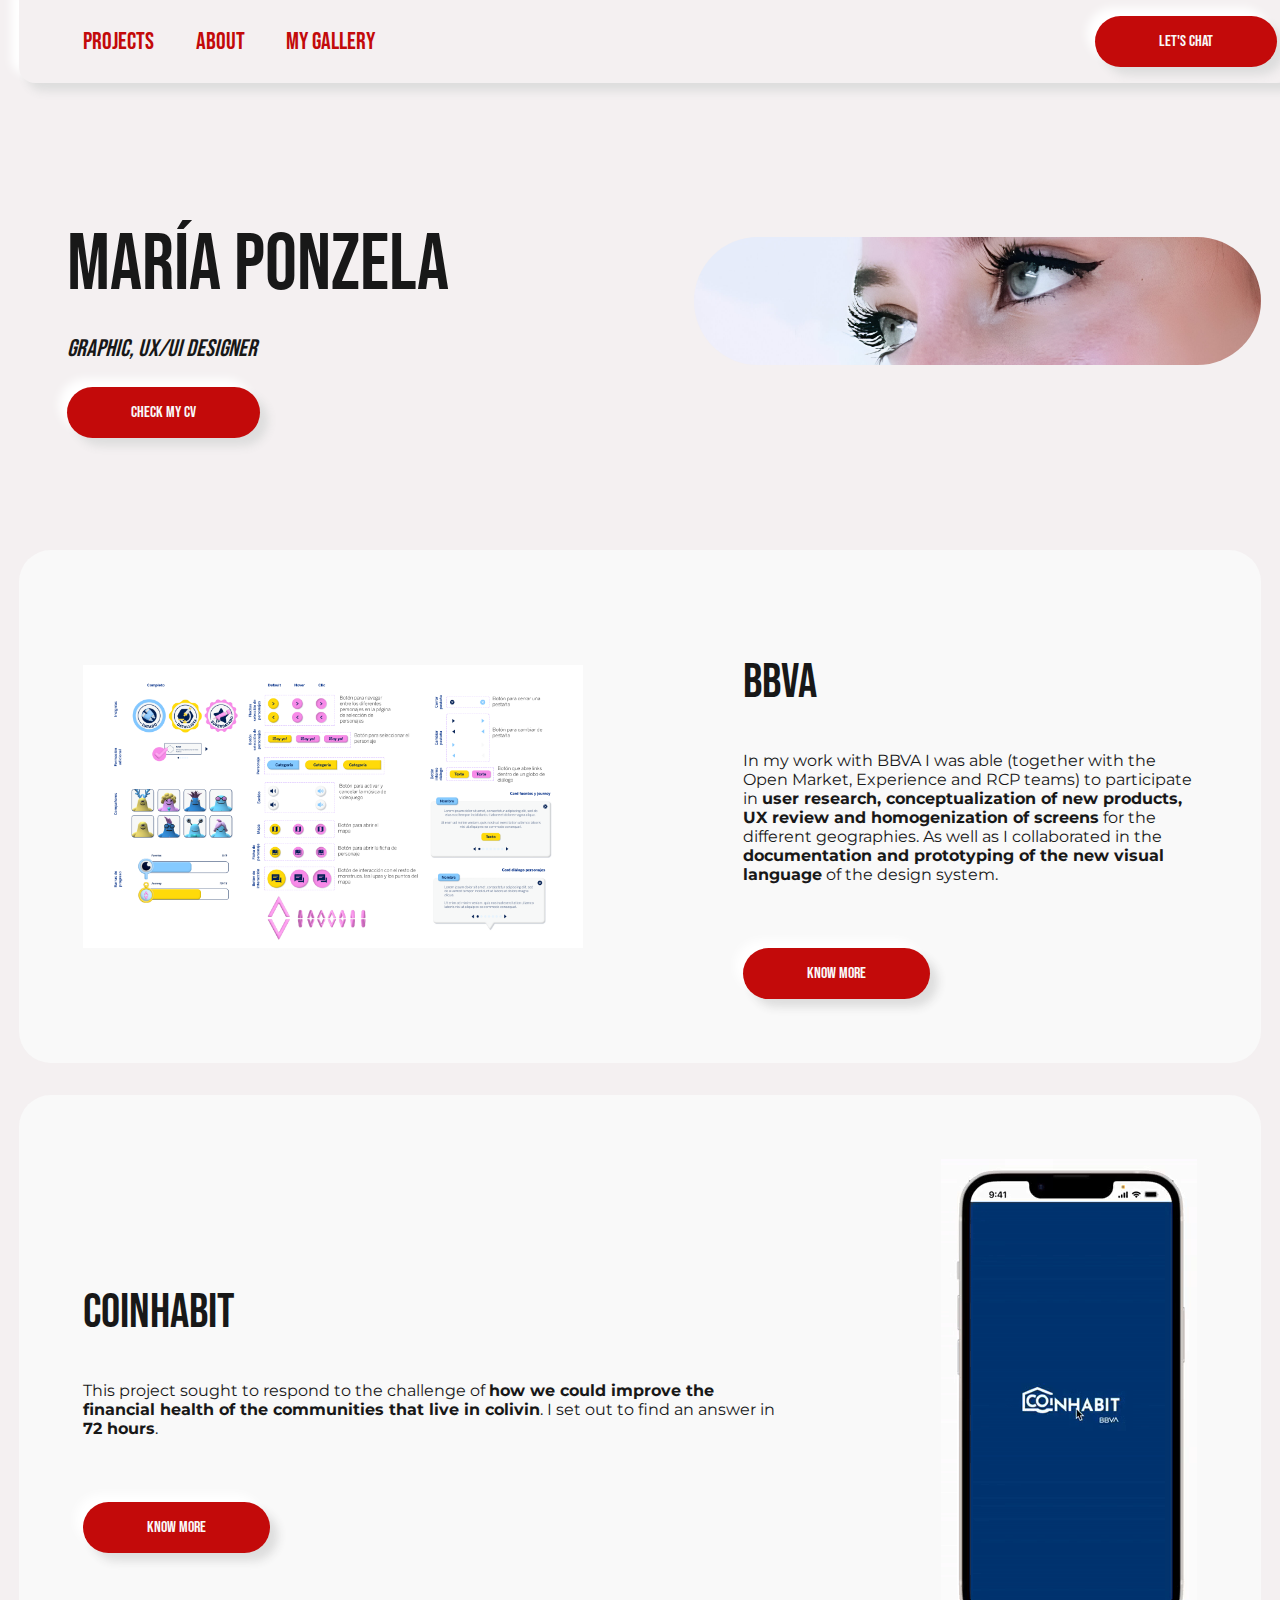
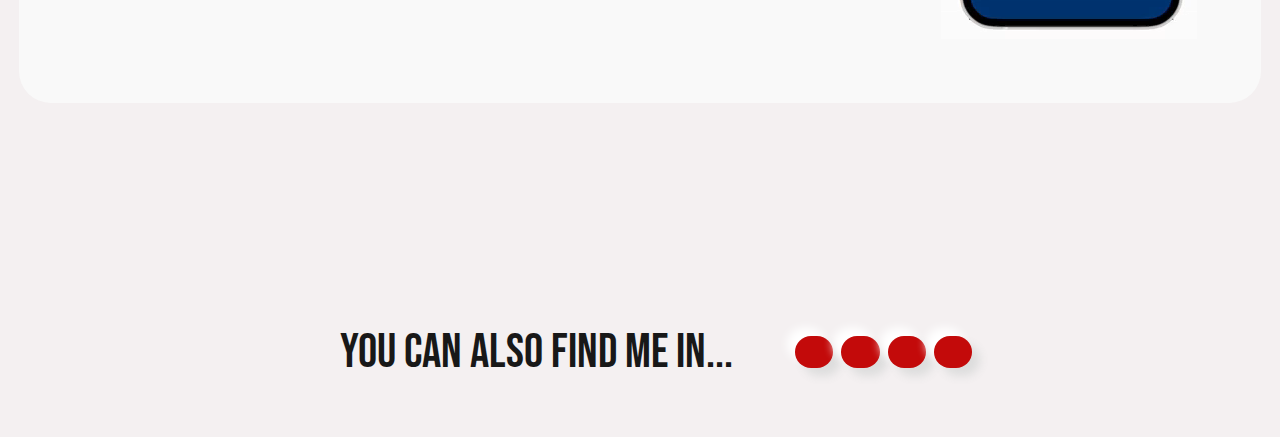
<file: index.html>
<!DOCTYPE html>
<html>
    <head>
        <meta charset="UTF-8">
    <meta name="viewport" content="width=device-width, initial-scale=1.0">
        <title>Meriweb</title>
        <link rel="stylesheet" href="https://cdnjs.cloudflare.com/ajax/libs/font-awesome/6.6.0/css/all.min.css" integrity="sha512-Kc323vGBEqzTmouAECnVceyQqyqdsSiqLQISBL29aUW4U/M7pSPA/gEUZQqv1cwx4OnYxTxve5UMg5GT6L4JJg==" crossorigin="anonymous" referrerpolicy="no-referrer" />
        <link rel="stylesheet" href="main.css">
        <link type="stylesheet" href="https://unpkg.com/neomorphism" />
    </head>

    <body>
        <header>
            <nav>
                <a href="index.html"><i class="fa-solid fa-house"></i></a>
                <a href="Side.html">Projects</a>
                <a href="About.html">About</a>
                <a href="Gallery.html">My Gallery</a>
            </nav>
            <button class="button" onclick="window.location='Chat.html'">Let's chat</button>
        </header>

        <div class="welcome" style="margin-bottom: 24px;" >
            <div class="title-left">
                <h1>María Ponzela</h1>
                <h3><em>Graphic, UX/UI designer</em></h3>
                <!-- <p>Design is always looking for <strong>better</strong> solutions. <strong>I design to make those solutions a reality.</strong></p>       -->
                <a href="images/CV_MariaPonzela_2024.pdf" download>
                    <button class="button_important"><span>check my CV </span></button> 
                </a> 
            </div>
            <img class="welcome-img" src="images/yo1.jpeg">
        </div>
        
        
        <!-- <main>
            <p><em>welcome to my world.</em></p>
            <h1>María Ponzela</h1>
            <p>Design is always looking for <strong>better</strong> solutions. <strong>I design to make those solutions a reality.</strong></p>
            <button onclick="window.location='About.html'">About me</button>
        </main> -->
        
        <section class="proyect">
            <img src="images/BBVA/Cover.png"  style="max-width: 500px;">
            <div>
                <h2>BBVA</h2>
                <p>In my work with BBVA I was able (together with the Open Market, Experience and RCP teams) to participate in <strong>user research, conceptualization of new products, UX review and homogenization of screens</strong> for the different
                        geographies. As well as I collaborated in the <strong>documentation and prototyping of the new visual language</strong> of the design system.</p>
                <button onclick="window.location='bbva.html'">know more</button>
            </div>
        </section>

        <section class="proyect">
            <div>
                <h2>Coinhabit</h2>
                <p>This project sought to respond to the challenge of <strong>how we could improve the financial health of the communities that live in colivin</strong>. I set out to find an answer in <strong> 72 hours</strong>.</p>
                <button onclick="window.location='Coinhabit.html'">know more</button>
            </div>
            <!-- <iframe style="border: 1px solid rgba(0, 0, 0, 0.1);" width="800" height="450" src="https://embed.figma.com/proto/X1qiUexBBU9hiqyT2tZWs3/Coinhabit?node-id=3-734&node-type=canvas&scaling=scale-down&content-scaling=fixed&page-id=0%3A1&starting-point-node-id=3%3A734&share=1&embed-host=share" allowfullscreen></iframe>            -->
            <video class="video" autoplay muted loop  style=" max-width: 70%;">
                <source src="images/coinhabit.mp4">
            </video>  
        </section>
        
        <!-- <section class="content">
            <a href="Side.html"><h2>Have you not seen enough?</h2></a>
            <button onclick="window.location='Side.html'">more proyects</button>
        </section> -->
        <!-- <h2 class="work">My workflow</h2>
        <img class="process" src="images/process.gif" responsive-image></img>
        <div class="card-process">
            <div class="card_definition">
                <div class="icon1">01
                </div>
            
                <div class="text">
                    <h3>Discover</h3>
                    <p>Identify and understand user needs and problems through research and observation.</p>
                </div>
            </div>
            <div class="card_definition">
                <div class="icon1">02
                </div>
            
                <div class="text">
                    <h3>Define</h3>
                    <p>Analyze the gathered information to clearly frame the problem, establishing a focus.</p>
                </div>
            </div>
            <div class="card_definition">
                <div class="icon1">03
                </div>
            
                <div class="text">
                    <h3>Develope</h3>
                    <p>Generate creative ideas and solutions through brainstorming.</p>
                </div>
            </div>
            <div class="card_definition">
                <div class="icon1">04
                </div>
            
                <div class="text">
                    <h3>Deliver</h3>
                    <p>Explain in more detail its method of use and its meaning. Show a first rendering of the product. </p>
                </div>
            </div>
            <div class="card_definition">
                <div class="icon1">05
                </div>
            
                <div class="text">
                    <h3>Evolve</h3>
                    <p>Test and refine the proposed solutions through feedback and iteration.</p>
                </div>
            </div>
        </div>
         -->
        <img class="loup" src="images/Footer.gif"></img>


        <footer>
            <h2>You can also find me in...</br></h2>
            <div class="RRSS">
                <button onclick="window.location='https://www.linkedin.com/in/mariaponzela/'"><i class="fab fa-linkedin-in"></i></button>
                <button onclick="window.location='https://www.linkedin.com/in/mariaponzela/'"><i class="fab fa-behance"></i></button>
                <button onclick="window.location='https://www.instagram.com/mariaponzela/?next=%2F&hl=es'"><i class="fab fa-instagram"></i></button>
                <button onclick="window.location='https://github.com/mariaponzela/website'"><i class="fab fa-github"></i></button>
            </div>
        </footer>
    </body>
</file>
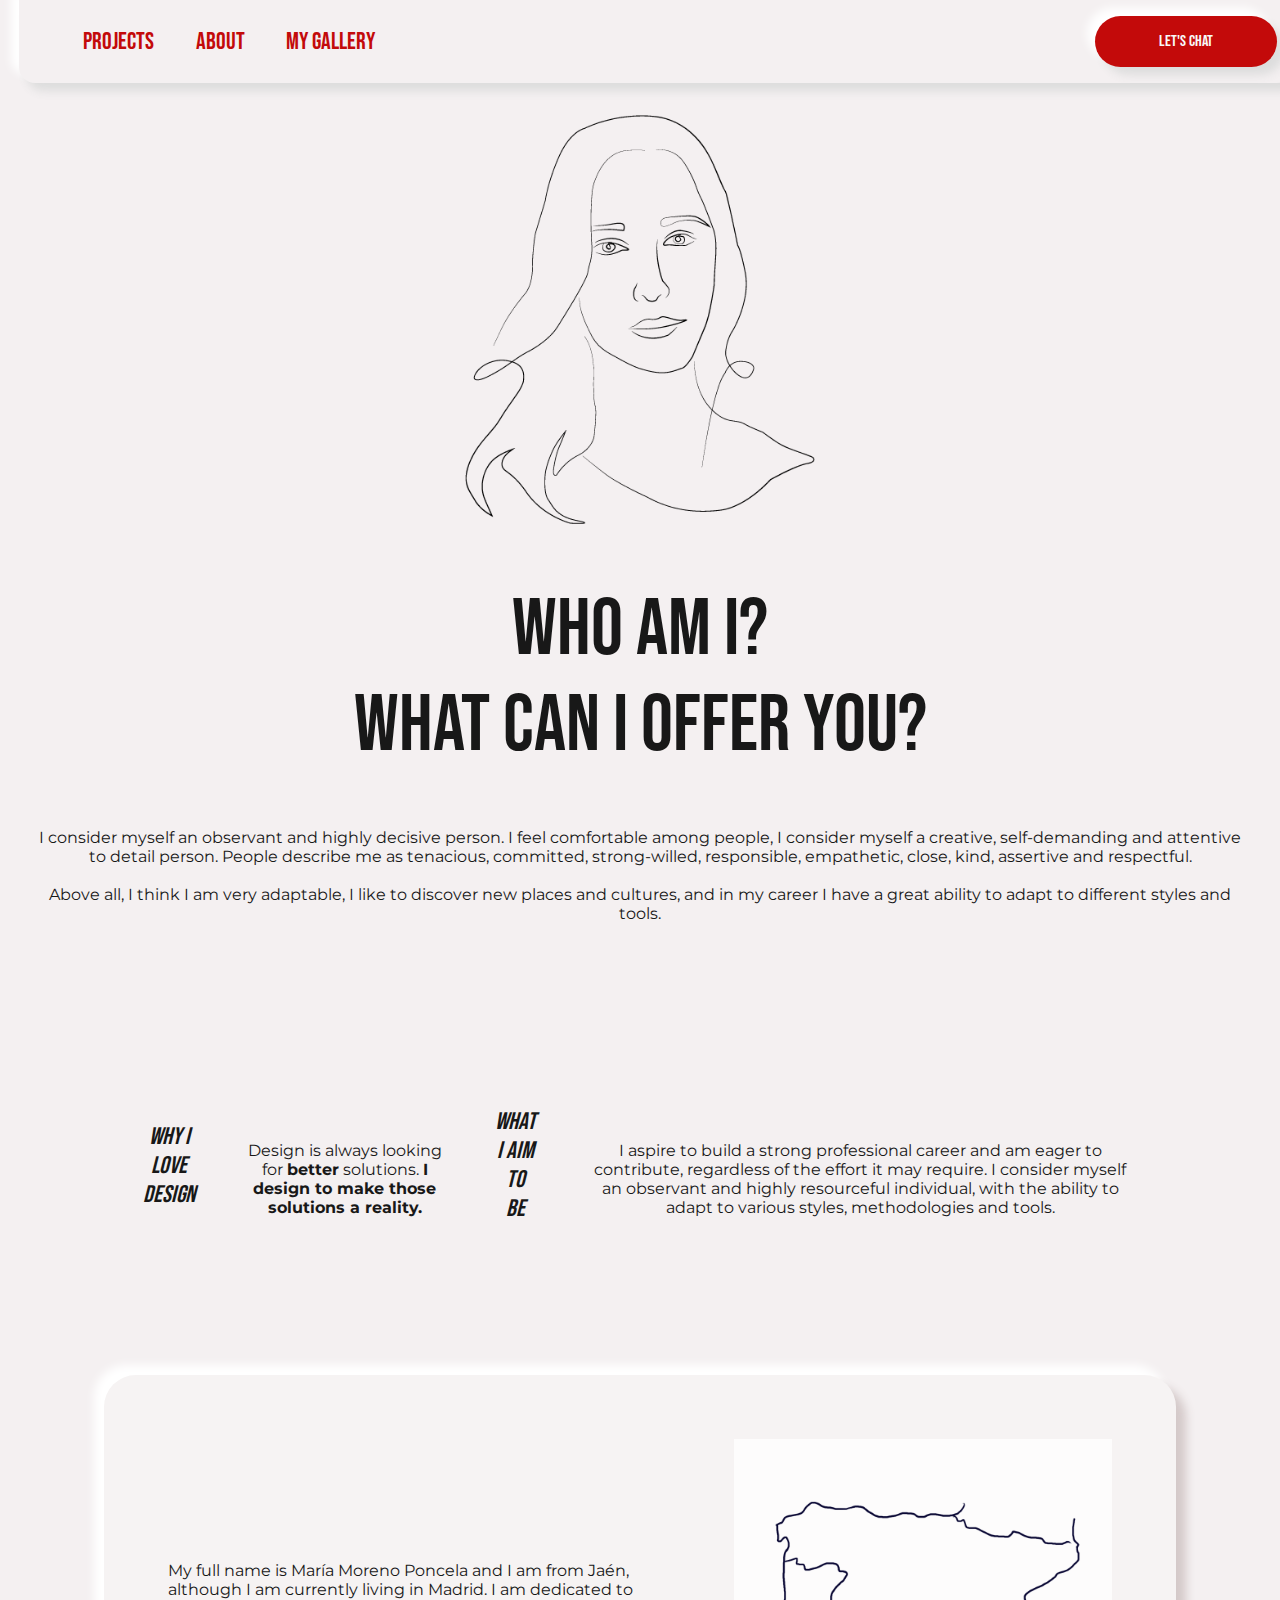
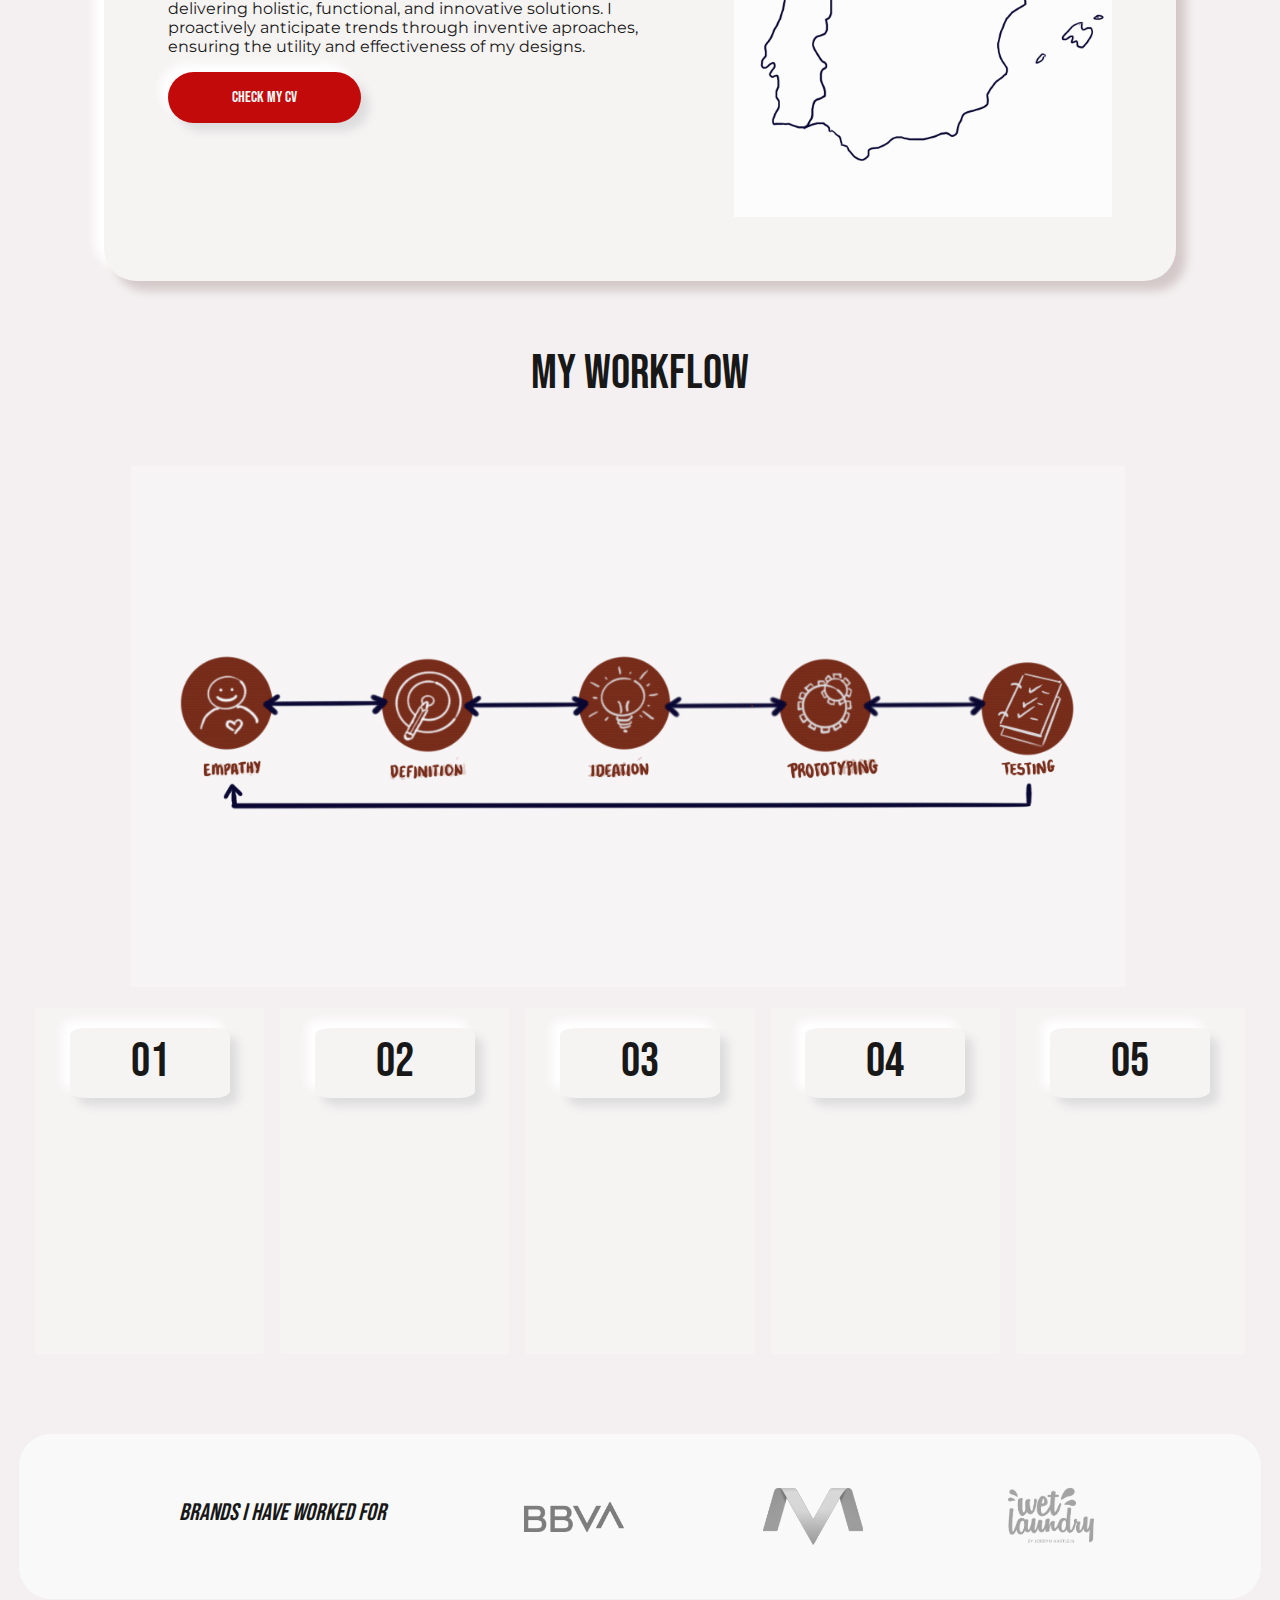
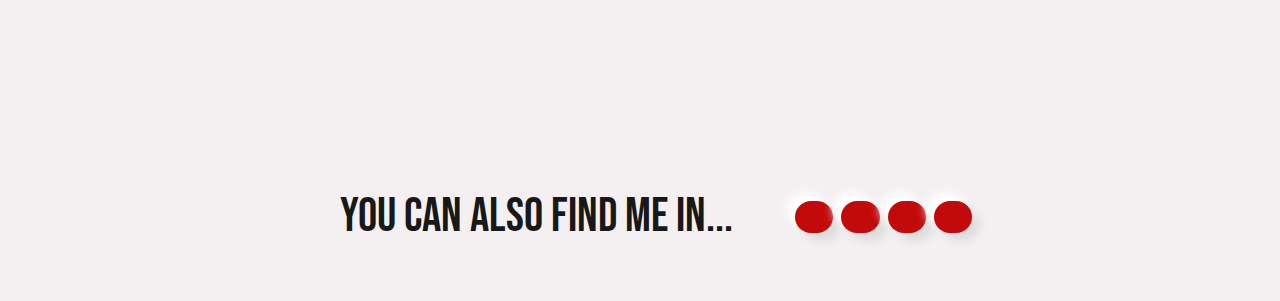
<file: About.html>
<!DOCTYPE html>
<html>
    <head>
        <title>Meriweb</title>
        <link rel="stylesheet" href="https://cdnjs.cloudflare.com/ajax/libs/font-awesome/6.6.0/css/all.min.css" integrity="sha512-Kc323vGBEqzTmouAECnVceyQqyqdsSiqLQISBL29aUW4U/M7pSPA/gEUZQqv1cwx4OnYxTxve5UMg5GT6L4JJg==" crossorigin="anonymous" referrerpolicy="no-referrer" />
        <link rel="stylesheet" href="main.css">
    </head>

    <body>
        <header>
            <nav>
                <a href="index.html"><i class="fa-solid fa-house"></i></a>
                <a href="Side.html">Projects</a>
                <a href="About.html">About</a>
                <a href="Gallery.html">My Gallery</a>
            </nav>
            <button class="button" onclick="window.location='Chat.html'">Let's chat</button>
        </header>
        <main>
            <img src="images/me.PNG" style="filter: brightness(0%);width: 350px; margin-top: 1rem;">
            <h1>who am I?<br>What can I offer you?</br></h1>
            <p>I consider myself an observant and highly decisive person. I feel comfortable among people, I consider myself a creative, self-demanding and attentive to detail person. People describe me as tenacious, committed, strong-willed, responsible, empathetic, close, kind, assertive and respectful. 
            <Br>    
            <br>Above all, I think I am very adaptable, I like to discover new places and cultures, and in my career I have a great ability to adapt to different styles and tools.</p>
        </main>

        <div class="context">
            <h3><em>why i love design</em></h3>
            <p>Design is always looking for <strong>better</strong> solutions. <strong>I design to make those solutions a reality.</strong></p>      
    
            <h3><em>what I aim to be</em></h3>
            <p>I aspire to build a strong professional career and am eager to contribute, regardless of the effort it may require. I consider myself an observant and highly resourceful individual, with the ability to adapt to various styles, methodologies and tools. </p> 
        </div>

        <section class="about">
            <div>
                <p>My full name is María Moreno Poncela and I am from Jaén, although I am currently living in Madrid. I am dedicated to delivering holistic, functional, and innovative solutions. I
                    proactively anticipate trends through inventive aproaches, ensuring the
                    utility and effectiveness of my designs.</p>
                
                <a href="images/CV_MariaPonzela_2024.pdf" download>
                    <button class="button_important"><span>check my CV </span></button> 
                </a>
                    <!-- <button class="botonAnillo">
                    <a href="#"></a><h1>Check my CV</h1></a>
                </button> -->
            </div>
            <img src="images/Map.gif">         
        </section>

        <h2 class="work">My workflow</h2>
        <img class="process" src="images/process.gif" responsive-image></img>
        <div class="card-process">
            <div class="card_definition">
                <div class="icon1">01
                </div>
            
                <div class="text">
                    <h3>Discover</h3>
                    <p>Identify and understand user needs and problems through research and observation.</p>
                </div>
            </div>
            <div class="card_definition">
                <div class="icon1">02
                </div>
            
                <div class="text">
                    <h3>Define</h3>
                    <p>Analyze the gathered information to clearly frame the problem, establishing a focus.</p>
                </div>
            </div>
            <div class="card_definition">
                <div class="icon1">03
                </div>
            
                <div class="text">
                    <h3>Develope</h3>
                    <p>Generate creative ideas and solutions through brainstorming.</p>
                </div>
            </div>
            <div class="card_definition">
                <div class="icon1">04
                </div>
            
                <div class="text">
                    <h3>Deliver</h3>
                    <p>Explain in more detail its method of use and its meaning. Show a first rendering of the product. </p>
                </div>
            </div>
            <div class="card_definition">
                <div class="icon1">05
                </div>
            
                <div class="text">
                    <h3>Evolve</h3>
                    <p>Test and refine the proposed solutions through feedback and iteration.</p>
                </div>
            </div>
        </div>
        

        <div class="logo-section">
            <h3><em>Brands I have worked for</em></h3>
            <img src="images/BBVA_logo.png" alt="Logo 1">
            <img src="images/MDD_logo.png" alt="Logo 2">
            <img src="images/WL_logo.png" alt="Logo 3">
        </div> 

        <img class="loup" src="images/Footer.gif"></img>
        <footer>
            <h2>You can also find me in...</br></h2>
            <div class="RRSS">
                <button onclick="window.location='https://www.linkedin.com/in/mariaponzela/'"><i class="fab fa-linkedin-in"></i></button>
                <button onclick="window.location='https://www.linkedin.com/in/mariaponzela/'"><i class="fab fa-behance"></i></button>
                <button onclick="window.location='https://www.instagram.com/mariaponzela/?next=%2F&hl=es'"><i class="fab fa-instagram"></i></button>
                <button onclick="window.location='https://github.com/mariaponzela/website'"><i class="fab fa-github"></i></button>
            </div>
        </footer>
    </body>
</file>
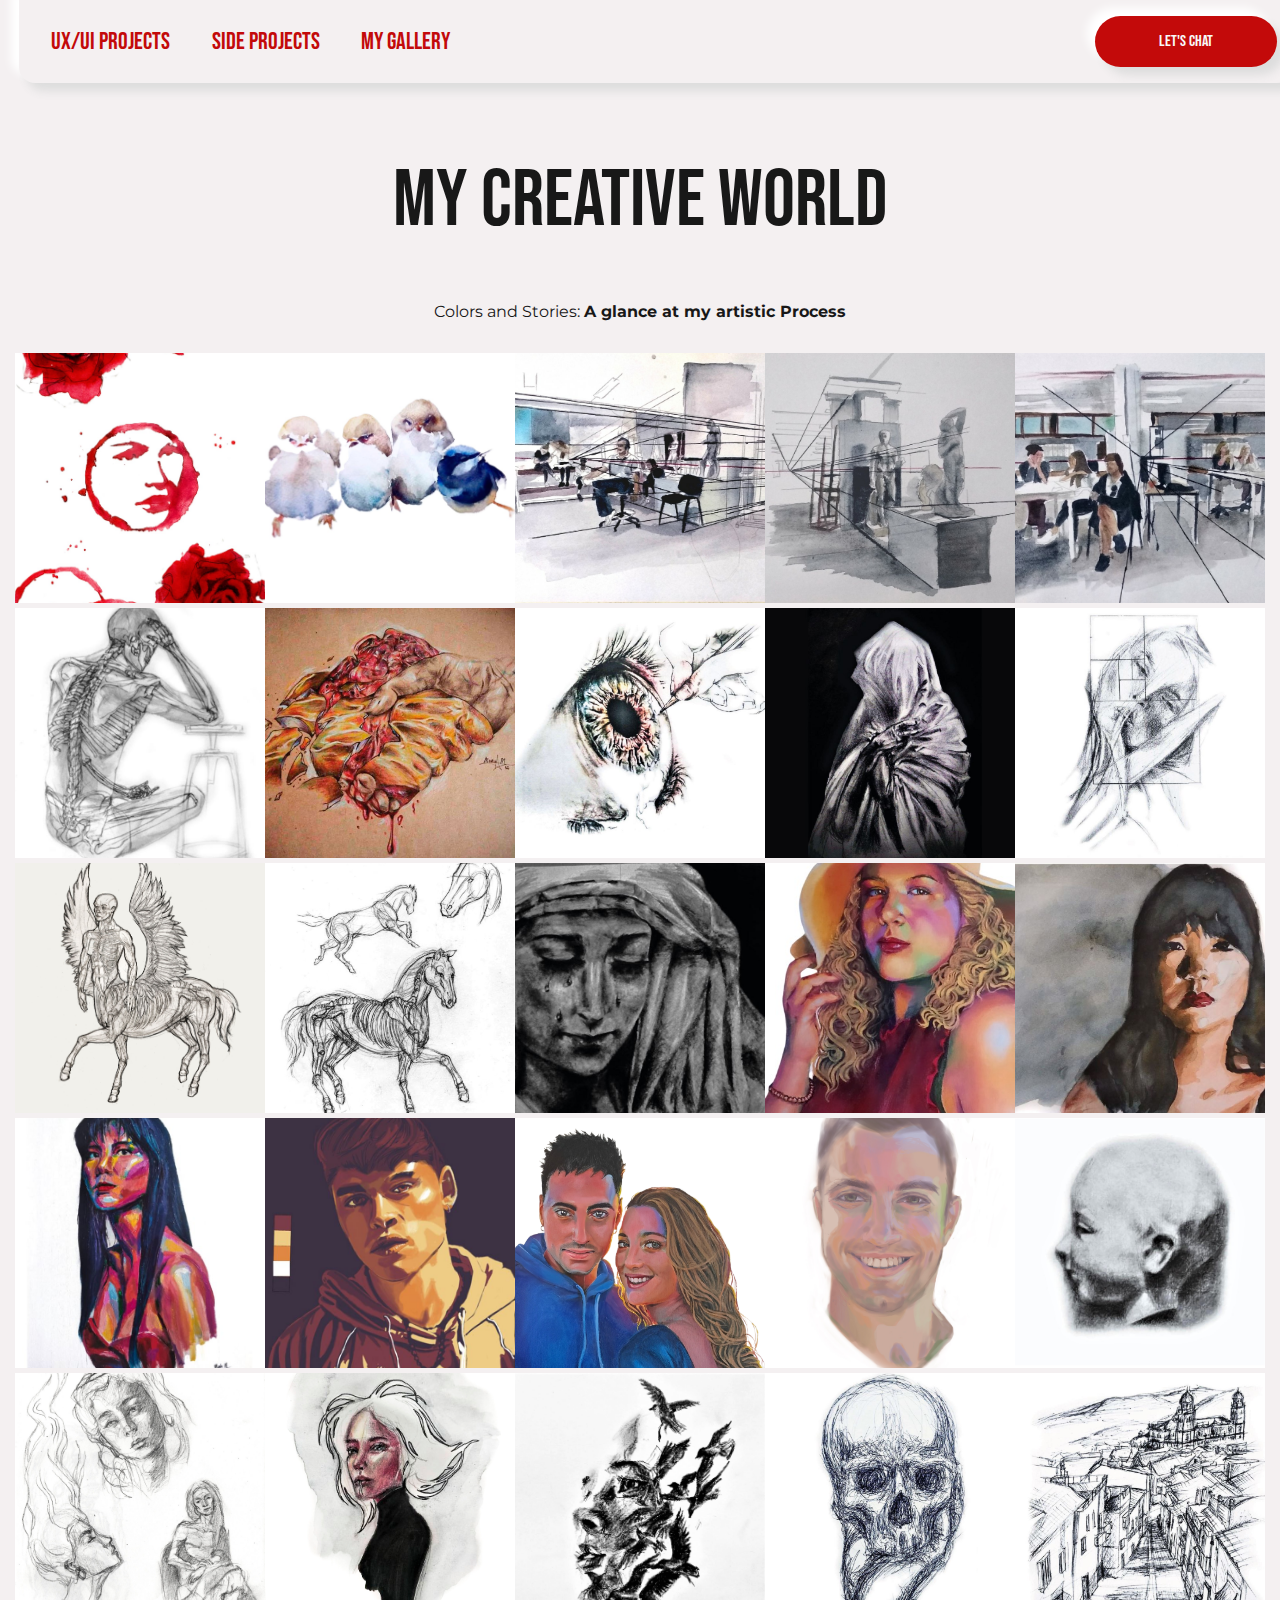
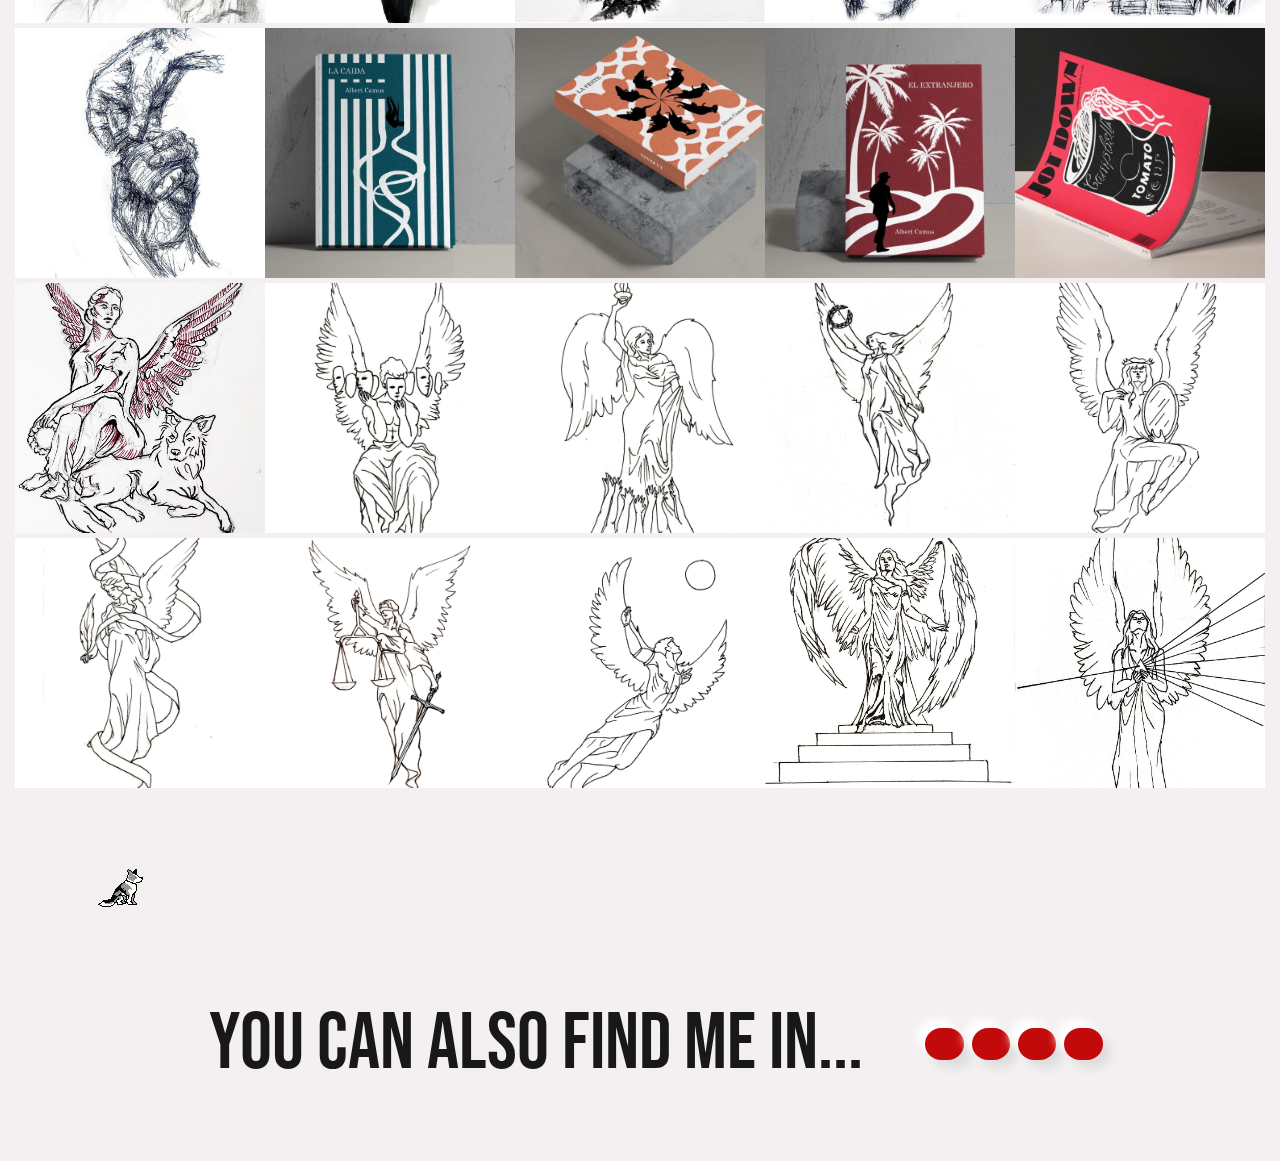
<file: Gallery.html>
<!DOCTYPE html>
<html>
    <head>
        <title>Meriweb</title>
        <link rel="stylesheet" href="https://cdnjs.cloudflare.com/ajax/libs/font-awesome/6.6.0/css/all.min.css" integrity="sha512-Kc323vGBEqzTmouAECnVceyQqyqdsSiqLQISBL29aUW4U/M7pSPA/gEUZQqv1cwx4OnYxTxve5UMg5GT6L4JJg==" crossorigin="anonymous" referrerpolicy="no-referrer" />
        <link rel="stylesheet" href="main.css">
    </head>

    <body>
        <header>
            <nav>
                <a href="index.html">UX/UI Projects</a>
                <a href="Side.html">Side Projects</a>
                <a href="#">My Gallery</a>
            </nav>
            <button onclick="window.location='Chat.html'">Let's chat</button>
        </header>
        <main>
            <h1>My creative world</h1>
            <p>Colors and Stories: <strong> A glance at my artistic Process</strong> </p>
        </main>

        <div class="responsive">


            <!-- ------------------acuarela----------------------------------- -->
            
            <div class="gallery">
                <img src="images/Ilustraciones/acuarela/rosas.jpeg" alt="Northern Lights" width="600" height="600">
            </div>
            <div class="gallery">
                <img src="images/Ilustraciones/acuarela/pajaros.jpg" width="600" height="600">
            </div>
            <div class="gallery">
                <img src="images/Ilustraciones/acuarela/clase 1.jpeg" width="600" height="600">
            </div>
            <div class="gallery">
                <img src="images/Ilustraciones/acuarela/clase 2.jpeg" width="600" height="600">
            </div>
            <div class="gallery">
                <img src="images/Ilustraciones/acuarela/clase 3.jpeg" width="600" height="600">
            </div>
            

            <!-- ------------------anatomy----------------------------------- -->
            
            <div class="gallery">
                <img src="images/Ilustraciones/anatomy/cover.JPG" width="600" height="600" onclick="mostrarSimilares('similares1')" onmouseover="mostrarSimilares('similares1')" onmouseout="ocultarSimilares('similares1')">
            </div>
            <div class="gallery">
                <img src="images/Ilustraciones/anatomy/Anatomía 2.JPG" alt="Mountains" width="600" height="600">
            </div>
            <div class="gallery">
                <img src="images/Ilustraciones/anatomy/Anatomía 1.JPG" alt="Mountains" width="600" height="600">
            </div>
            <div class="gallery">
                <img src="images/Ilustraciones/anatomy/Anatomía 3.JPG" alt="Mountains" width="600" height="600">
            </div>
            <div class="gallery">
                <img src="images/Ilustraciones/anatomy/Anatomía 4.JPG" alt="Mountains" width="600" height="600">
            </div>
            <div class="gallery">
                <img src="images/Ilustraciones/anatomy/Anatomía 5.jpg" alt="Mountains" width="600" height="600">
            </div>
            <div class="gallery">
                <img src="images/Ilustraciones/anatomy/Anatomía 6.jpg" alt="Mountains" width="600" height="600">
            </div>


            <!-- ------------------retratos----------------------------------- -->


            <div class="gallery">
                <img src="images/Ilustraciones/Retratos/virgen.JPG" alt="Mountains" width="600" height="600">
            </div>
            <div class="gallery">
                <img src="images/Ilustraciones/Retratos/Regi.jpg" alt="Mountains" width="600" height="600">
            </div>
            <div class="gallery">
                <img src="images/Ilustraciones/Retratos/paula.JPG" alt="Mountains" width="600" height="600">
            </div>
            <div class="gallery">
                <img src="images/Ilustraciones/Retratos/paula 2.JPG" alt="Mountains" width="600" height="600">
            </div>
            <div class="gallery">
                <img src="images/Ilustraciones/Retratos/Alvaro.JPG" alt="Mountains" width="600" height="600">
            </div>
            <div class="gallery">
                <img src="images/Ilustraciones/Retratos/Miriam.png" alt="Mountains" width="600" height="600">
            </div>
            <div class="gallery">
                <img src="images/Ilustraciones/Retratos/Jorge.jpg" alt="Mountains" width="600" height="600">
            </div>
            <div class="gallery">
                <img src="images/Ilustraciones/Retratos/bebe.jpeg" alt="Mountains" width="600" height="600">
            </div>
            <div class="gallery">
                <img src="images/Ilustraciones/Retratos/bocetos.jpg" alt="Mountains" width="600" height="600">
            </div>
            <div class="gallery">
                <img src="images/Ilustraciones/Retratos/chica.JPG" alt="Mountains" width="600" height="600">
            </div>
            <div class="gallery">
                <img src="images/Ilustraciones/Retratos/pajaros.jpeg" alt="Mountains" width="600" height="600">
            </div>

            <!-- ------------------Vic----------------------------------- -->

            <div class="gallery">
                <img src="images/Ilustraciones/vic/Vic 1.JPG" alt="Mountains" width="600" height="600">
            </div>
            <div class="gallery">
                <img src="images/Ilustraciones/vic/Vic 2.JPG" alt="Mountains" width="600" height="600">
            </div>
            <div class="gallery">
                <img src="images/Ilustraciones/vic/Vic 3.JPG" alt="Mountains" width="600" height="600">
            </div>

            <!-- ------------------books----------------------------------- -->
            
            <div class="gallery">
                <img src="images/Ilustraciones/books/Book 1.JPG" alt="Forest" width="600" height="600">
            </div>
            <div class="gallery">
                <img src="images/Ilustraciones/books/Book 2.JPG" alt="Forest" width="600" height="600">
            </div>
            <div class="gallery">
                <img src="images/Ilustraciones/books/Book 3.JPG" alt="Forest" width="600" height="600">
            </div>
            <div class="gallery">
                <img src="images/Ilustraciones/books/Book 9.JPG" alt="Forest" width="600" height="600">
            </div>

            <!-- ------------------angeles----------------------------------- -->

            <div class="gallery">
                <img src="images/Ilustraciones/angeles/angel loup.jpeg" alt="Forest" width="600" height="600">
            </div>
            <div class="gallery">
                <img src="images/Ilustraciones/angeles/angel cambios.jpg" alt="Forest" width="600" height="600">
            </div>
            <div class="gallery">
                <img src="images/Ilustraciones/angeles/angel competencia.jpg" alt="Forest" width="600" height="600">
            </div>
            <div class="gallery">
                <img src="images/Ilustraciones/angeles/angel premio.jpg" alt="Forest" width="600" height="600">
            </div>
            <div class="gallery">
                <img src="images/Ilustraciones/angeles/angel ego.jpg" alt="Forest" width="600" height="600">
            </div>
            <div class="gallery">
                <img src="images/Ilustraciones/angeles/angel escriba.jpg" alt="Forest" width="600" height="600">
            </div>
            <div class="gallery">
                <img src="images/Ilustraciones/angeles/angel justicia.jpg" alt="Forest" width="600" height="600">
            </div>
            <div class="gallery">
                <img src="images/Ilustraciones/angeles/Angel icaro.jpg" alt="Forest" width="600" height="600">
            </div>
            <div class="gallery">
                <img src="images/Ilustraciones/angeles/angel marca.jpg" alt="Forest" width="600" height="600">
            </div>
            <div class="gallery">
                <img src="images/Ilustraciones/angeles/angel medios.jpg" alt="Forest" width="600" height="600">
            </div>

            <!-- ------------------comic----------------------------------- -->


        </div>


       <!-- <div class="carousel">
        <input type="radio" name="slides" id="slide1" checked>
        <input type="radio" name="slides" id="slide2">
        <input type="radio" name="slides" id="slide3">
        <input type="radio" name="slides" id="slide4">

        <div class="carousel-inner">
            <div class="slide">
                <img src="images/Yo.svg" alt="Imagen 1">
            </div>
            <div class="slide"> -->
                <!-- <img src="images/Yo.svg" alt="Imagen 2">
            </div>
            <div class="slide">
                <img src="images/Yo.svg" alt="Imagen 3">
            </div>
            <div class="slide">
                <img src="images/BBVA2.png" alt="Imagen 4">
            </div>
        </div>

        <div class="controls">
            <label for="slide1"></label>
            <label for="slide2"></label>
            <label for="slide3"></label>
            <label for="slide4"></label>
        </div>
    </div> -->

        <img class="loup" src="images/Footer.gif"></img>
        <footer>
            <h1>You can also find me in...</br></h1>
            <div class="RRSS">
                <button><i class="fab fa-linkedin-in"></i></button>
                <button><i class="fab fa-behance"></i></button>
                <button><i class="fab fa-instagram"></i></button>
                <button><i class="fab fa-github"></i></button>
            </div>
        </footer>
    </body>
</file>
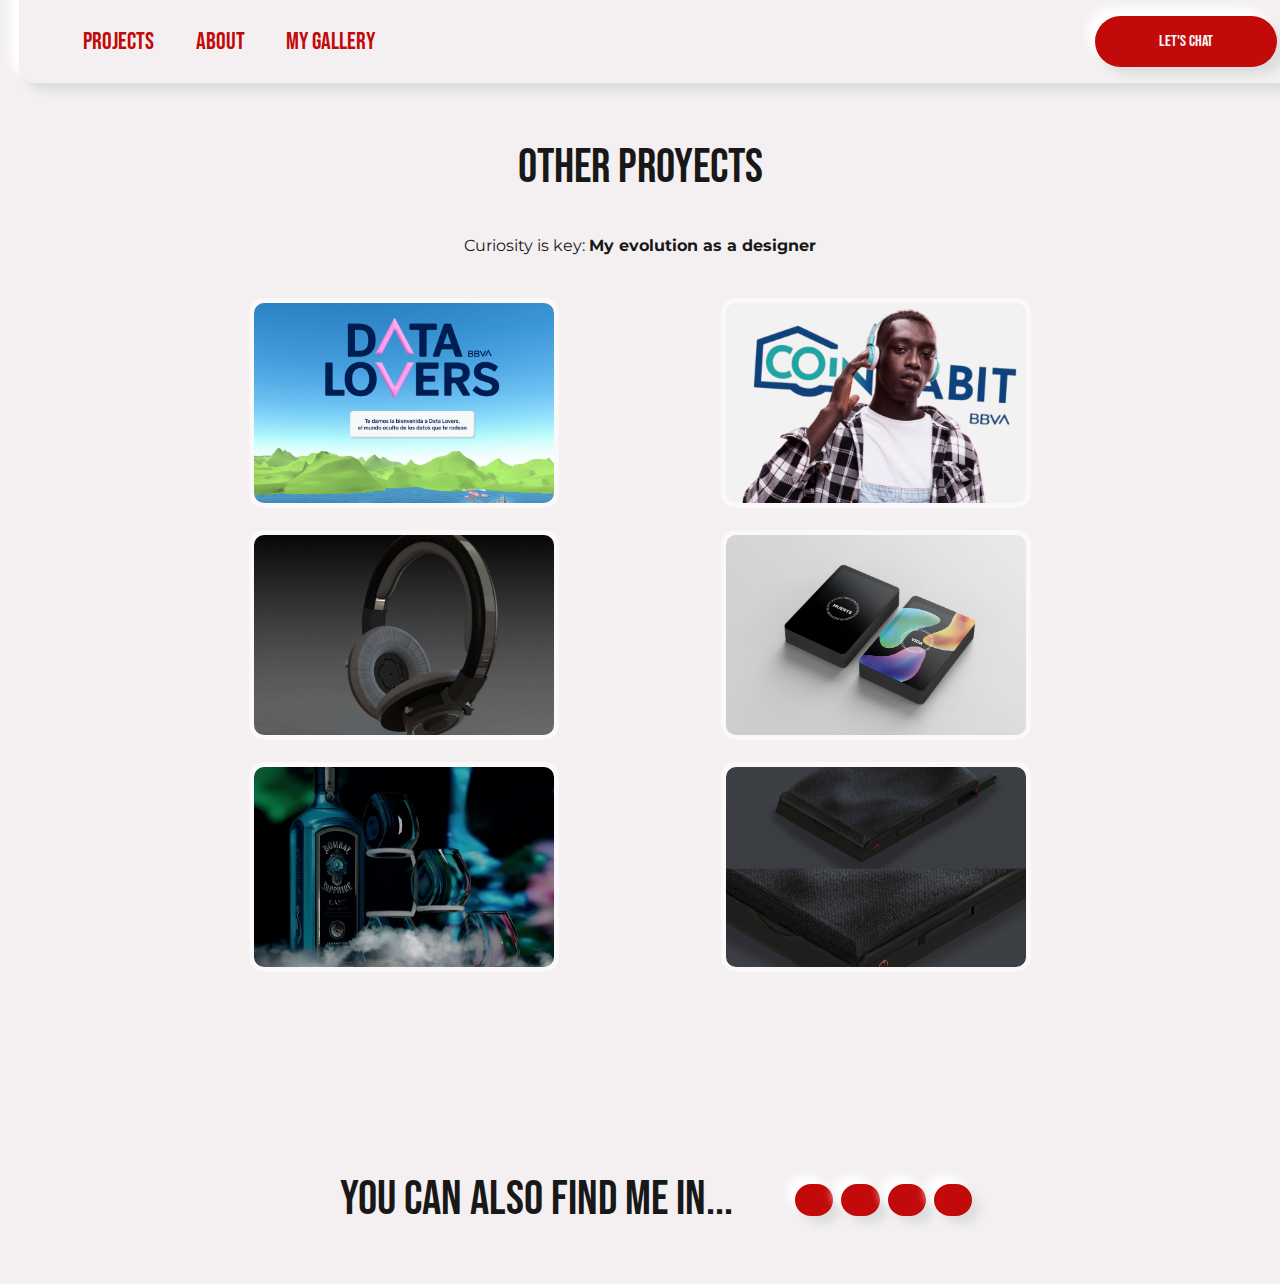
<file: Side.html>
<!DOCTYPE html>
<html>
    <head>
        <meta charset="UTF-8">
    <meta name="viewport" content="width=device-width, initial-scale=1.0">
        <title>Meriweb</title>
        <link rel="stylesheet" href="https://cdnjs.cloudflare.com/ajax/libs/font-awesome/6.6.0/css/all.min.css" integrity="sha512-Kc323vGBEqzTmouAECnVceyQqyqdsSiqLQISBL29aUW4U/M7pSPA/gEUZQqv1cwx4OnYxTxve5UMg5GT6L4JJg==" crossorigin="anonymous" referrerpolicy="no-referrer" />
        <link rel="stylesheet" href="main.css">
    </head>

    <body>
        <header>
            <nav>
                <a href="index.html"><i class="fa-solid fa-house"></i></a>
                <a href="Side.html">Projects</a>
                <a href="About.html">About</a>
                <a href="Gallery.html">My Gallery</a>
            </nav>
            <button class="button" onclick="window.location='Chat.html'">Let's chat</button>
        </header>
    
        <main>
            <h2>Other Proyects</h2>
            <p>Curiosity is key: <strong> My evolution as a designer</strong> </p>
        </main>
        <div class="container">
            <div class="card" onclick="window.location='bbva.html'">
                <!-- <div class="tags">
                    <span class="tag">UX/UI</span>
                    <span class="tag">graphic</span>
                </div> -->
                <img viewBox="0 0 24 24" src="images/BBVA/thumbnail.png"></img>
                <div class="card__content">
                  <p class="card__title">BBVA</p>
                  <p class="card__description" style="width: 270px;text-align: center; margin-top:-1rem;">Discover my latest projects for BBVA: Data Lovers and Mayrit.</p>
                  <button style="transform: scale(0.8); margin-left: 3.5rem;" class="button" onclick="window.location='Chat.html'">Know more</button>
                </div>
            </div>
            <div class="card" onclick="window.location='Coinhabit.html'">
                <!-- <div class="tags">
                    <span class="tag">UX/UI</span>
                    <span class="tag">graphic</span>
                </div> -->
                <img viewBox="0 0 24 24" src="images/Coinhabit/coinhabit12.png"></img>
                <div class="card__content" style="margin: 0 0 1rem;">
                  <p class="card__title">Coinhabit</p>
                  <p class="card__description" style="width: 270px;text-align: center; margin-top:-1rem;">Improving the financial well-being of coliving residents.</p> 
                  <button style="transform: scale(0.8); margin-left: 3.5rem;" class="button" onclick="window.location='Chat.html'">Know more</button>
                </div>
            </div>
            <div class="card">
                <!-- <div class="tags">
                    <span class="tag">UX/UI</span>
                    <span class="tag">graphic</span>
                </div> -->
                <img viewBox="0 0 24 24" src="images/Side/cascos.jpg"></img>
                <div class="card__content">
                  <p class="card__title">Headphones</p>
                  <p class="card__description" style="padding: 0 0.5rem;">This project offers a customizable music experience, blending aesthetics and mechanics to suit individual hearing needs.</p> 
                </div>
            </div>
            <div class="card">
                <!-- <div class="tags">
                    <span class="tag">UX/UI</span>
                    <span class="tag">graphic</span>
                </div> -->
                <img viewBox="0 0 24 24" src="images/Side/cartas.jpg"></img>
                <div class="card__content">
                  <p class="card__title">Epizon cards</p>
                  <p class="card__description"style="padding: 0 0.5rem;">We created Épizon, an intense game requiring strategy, card control, and constant observation of opponents.</p> 
                </div>
            </div>
            <div class="card">
                <!-- <div class="tags">
                    <span class="tag">UX/UI</span>
                    <span class="tag">graphic</span>
                </div> -->
                <img viewBox="0 0 24 24" src="images/Side/copa.png"></img>
                <div class="card__content">
                  <p class="card__title">Bombay cup</p>
                  <p class="card__description"style="padding: 0 0.5rem;">
                    Inspired by nature, we designed a Bombay Sapphire cup with durability, stability, and stackable elegance.</p> 
                </div>
            </div>
            <div class="card">
                <!-- <div class="tags">
                    <span class="tag">UX/UI</span>
                    <span class="tag">graphic</span>
                </div> -->
                <img viewBox="0 0 24 24" src="images/Side/sitaid.jpg"></img>
                <div class="card__content">
                  <p class="card__title">Sitaid</p>
                  <p class="card__description"style="padding: 0 0.5rem;">
                    Sitaid is a descriptive, distinctive brand for a product enabling effortless car access for motor-disabled individuals.</p> 
                </div>
            </div>
            



            <!-- <div class="card" onclick="window.location='Coinhabit.html'">
                <h3 class="title">Coinhabit</h3>
                <img style="object-fit: cover;" src="images/Coinhabit/coinhabit12.png"class="image">
                <div class="tags">
                    <span class="tag">UX/UI</span>
                    <span class="tag">graphic</span>
                </div>
            </div>
            <div class="card" onclick="window.location='bbva.html'">
                <h3 class="title">BBVA x Data lovers</h3>
                <img src="images/Side/data.png"class="image">
                <div class="tags">
                    <span class="tag">UX/UI</span>
                    <span class="tag">graphic</span>
                </div>
            </div>
            <div class="card">
                <h3 class="title">Headphones</h3>
                <img src="images/Side/cascos.jpg"class="image">
                <div class="tags">
                    <span class="tag">product</span>
                </div>
            </div>
            <div class="card">
                <h3 class="title">Cards</h3>
                <img src="images/Side/cartas.jpg"class="image">
                <div class="tags">
                    <span class="tag">product</span>
                </div>
            </div>
            <div class="card">
                <h3 class="title">Bombay Cup</h3>
                <img src="images/Side/copa.png"class="image">
                <div class="tags">
                    <span class="tag">product</span>
                </div>
            </div>
            <div class="card">
                <h3 class="title">Sitaid</h3>
                <img src="images/Side/sitaid.jpg"class="image">
                <div class="tags">
                    <span class="tag">Graphic</span>
                    <span class="tag">product</span>
                </div>
            </div>
            <div class="card">
                <h3 class="title">Ciudad Sanitaria</h3>
                <img src="images/Side/sanidad.png"class="image">
                <div class="tags">
                    <span class="tag">Graphic</span>
                </div>
            </div>
            <div class="card">
                <h3 class="title">Bipart</h3>
                <img src="images/Side/bipart.jpg" class="image">
                <div class="tags">
                    <span class="tag">Graphic</span>
                </div>
            </div> -->
        </div>
        <img class="loup" src="images/Footer.gif"></img>
        <footer>
            <h2>You can also find me in...</br></h2>
            <div class="RRSS">
                <button><i class="fab fa-linkedin-in"></i></button>
                <button><i class="fab fa-behance"></i></button>
                <button><i class="fab fa-instagram"></i></button>
                <button><i class="fab fa-github"></i></button>
            </div>
        </footer>
    </body>
</file>
<file: main.css>
@import url('https://fonts.googleapis.com/css2?family=Bebas+Neue&display=swap');
@import url("https://fonts.googleapis.com/css2?family=Montserrat&display=swap");


:root {
    font-size: 16px;
    font-family: 'Courier New', Courier, monospace;
    --red: #C30A0A;
    --bg: #F4F0F1;
    --black: #070E46;
    --back: #EDF2F0;
    --neu-1: #f6f3f3;
    --neu-2: #d4c9c9;
    --soft-shadow: #E6EAF6;
    --hard-shadow: #e9e9e9;

    --white: #f9f9f9;
    --gray: #a0a5a8;
    --black: #181818;

    --purple: #032ba5;

    --ladoX: 60px;
    --ladoY: 60px;
    --esquina: 100%;

    --font-title: "Bebas Neue", sans-serif;
    --font-content: "Montserrat", sans-serif;

    
}

/* ----------------------------------------------------- */


body {
    font-size: 1rem;
    background-color: var(--bg);
	color: var(--black);
    max-width: 1242px;
    margin: 0 auto;
    justify-content: center;
    align-items: center;
}


h1,h2,h3 {
    font-family: var(--font-title);
    font-weight: normal;
}

h1 { font-size: 5rem; }
h2 { font-size: 3rem; }
h3 { font-size: 1.5rem; }


p {
    font-family: var(--font-content);
}

button {
    margin-left: auto;
    font-family: var(--font-title);
    font-size: 1rem;
    background-color: var(--red); 
    border: none;              
    color: var(--white);             
    padding: 1rem 4rem;                    
    border-radius: 5rem;       
    box-shadow: 8px 8px 10px #ddd, -8px -8px 10px #fff;

}

button:hover {
    background-color: var(--white); 
    color: var(--red);
    box-shadow: 0 0 0 transparent, 0 0 0 transparent, inset -10px -10px 10px 0px var(--bg), inset 10px 10px 10px 0px var(--neu-2);
    border: none;
}

.loup{
    padding-top: 2rem;
    margin-top: 2rem;
}

/* ----------------------------------------------------- */


header {
    display: flex;
    align-items: center;
    padding: 1rem; 
    width: 100%;
    margin: 0;
    box-shadow: 8px 8px 10px #ddd, -8px -8px 10px #fff;
    border-radius: 0 0 1rem 1rem ;
    

}

header button {
        position: relative;
        display: inline-block;

      }
      


nav {
    margin-right: auto;
    list-style-type: none;
    margin: 0;
    padding: 0;
    overflow: hidden;
   
}

nav a {
    font-family: var(--font-title);
    font-size: 1.5rem;
    color: var(--red); 
    text-decoration: none; 
    padding: 0 1rem;
    transition: background-color 0.3s;
}


nav a:hover:not(.active) { 
    color: black; 
    text-decoration: underline;
    cursor: url('images/cursor6.svg'), auto;
}
 


/* ----------------welcome------------------------------------- */ 

.welcome {
    display:flex;
    align-items:center;
    gap: 10rem;
}
.title-left {
    margin: 4rem 2rem;
    display: block;
    text-align: left; 
    color: var(--black);
    padding: 1rem;
    width: 40%;
}

.title-left h3{
    margin-top: -2rem;
}

.welcome-img {
    width:42rem;
    height: 8rem;
    object-fit: cover;
    border-radius: 8rem;
    /* box-shadow: 8px 8px 10px #ddd, -8px -8px 10px #fff; */

}

.welcome-button {
    margin-top: -5rem;
    margin-left: 2rem;
    display:flex;
    align-items:start;
    gap: 3rem;
    float: left;

}

main {
    padding: 1rem;
    text-align: center; 
    color: var(--black);
}

main img {
    max-width: 100%;
}

main button {
    margin-top: 2rem;
}


/* ------------------logos----------------------------------- */

.logo-section {
    display: flex;
    justify-content: space-between;
    align-items: center;
    flex-wrap: wrap;
    margin-top: 4rem;
    padding: 3rem 10rem;
    gap: 2rem;
    background-color: var(--white);
    border-radius: 2rem;

}

.logo-section h3{
    margin-top: 1rem;
}

.logo-section img {
    width: 100px;
    height: auto;
    opacity: 0.7;
    filter: grayscale(100);
    transition: opacity 0.3s ease;
}

.logo-section img:hover {
    opacity: 1;
}





/* ------------------trabajos----------------------------------- */

.cover_coinhabit {
    background-image: url('images/Coinhabit/coinhabit3.jpg'); 
    background-size: cover;
    background-position: center;
    display: flex;
    align-items: left;
    text-align: left;
    height: 600px;
    width: 1242px;
    transform: scale(1);
}

/* .cover_bbva {
    background-image: url('images/BBVA/vela.jpg'); 
    background-size: cover;
    background-position: center;
    display: flex;
    align-items: left;
    text-align: left;
    height: 800px;
    width: 100%;
    transform: scale(1);
} */

.video_coinhabit {
    margin:auto;
    justify-content: center;
    width: 40rem; 
    align-items: center;
}

/* .video_process {
    width: 1241px; 
    max-width:450px;
} */
.context {
    display: flex;
    margin: 8rem auto; 
    color: var(--black);
    justify-content: center;
    align-items: center;
    width: 80%; 
    max-width:1242px;
    /* padding: 2rem; */
    border-radius: 2rem;
    gap: 3rem;
    text-align: center;
    /* border: thin solid black; */ 
    /* /* position: relative;
    animation: mymove 5s;
    animation-fill-mode: forwards;
    animation-timing-function: ease; */
}



  .renders {
    display: grid;
    grid-template-columns: repeat(2, 1fr);
    justify-content: center;
    background-size: cover;
    gap: 0;
    row-gap: 0;
  }  

.renders video {
    width: 640px;
    height: 400px;
    object-fit: cover;
}

.ejemplos {
    width: 640px;
    height: 400px;
    object-fit:cover;
}

.ContainerCenter{
    display: flex;
    align-items: center;
    flex-direction: column;
  }
  /* Input */
  input{display: none}
  
  .carrusel {
    width: 944px; /* Ancho ajustado */
    height: 510px; /* Alto ajustado */
    scale: 1.4;
    margin: 6rem auto  ;
    overflow: hidden;
    position: relative;
    border: 2px solid #ccc;
}
.slides {
    display: flex;
    transition: transform 0.5s ease;
    width: 100%; /* Ancho fijo */
}
.slide {
    min-width: 944px; /* Ancho de cada página ajustado */
    height: 510px; /* Alto de cada página ajustado */
}
canvas {
    width: 100%;
    height: auto;
}

.arrow {
    position: absolute;
    top: 50%;
    transform: translateY(-50%);
    background-color: rgba(255, 255, 255, 0.7);
    border: 1px solid #ccc;
    cursor: pointer;
    padding: 10px;
    z-index: 10;
}
.arrow-left {
    left: 10px;
}
.arrow-right {
    right: 10px;
}

/* ------------------side proyects----------------------------------- */ 


.container {
 
    justify-content: center;
    max-width: 944px;
    margin: auto;
}

.container {
    display: grid;
    grid-template-columns: repeat(2, 1fr);
}

/* article {
    display: flex;
    flex-wrap: wrap;
    justify-content: center;
    align-items: center;
    max-width: 944px;
} */


.card {
  margin: 1rem auto;
  position: relative;
  width: 300px;
  height: 200px;
  background-color: #f2f2f2;
  border-radius: 10px;
  display: flex;
  align-items: center;
  justify-content: center;
  overflow: hidden;
  perspective: 1000px;
  box-shadow: 0 0 0 5px #ffffff80;
  transition: all 0.6s cubic-bezier(0.175, 0.885, 0.32, 1.275);
}

.card img {
  width: 300px;
  object-fit: cover;
  fill: #333;
  transition: all 0.6s cubic-bezier(0.175, 0.885, 0.32, 1.275);
}

.card:hover {
  transform: scale(1.05);
  box-shadow: 0 8px 16px rgba(255, 255, 255, 0.2);
}

.card__content {
  position: absolute;
  top: 0;
  left: 0;
  width: 100%;
  height: 100%;
  padding-left: 0.5rem; 
  box-sizing: border-box;
  background-color: #f2f2f2;
  transform: rotateX(-90deg);
  transform-origin: bottom;
  transition: all 0.6s cubic-bezier(0.175, 0.885, 0.32, 1.275);
}

.card:hover .card__content {
  transform: rotateX(0deg);
}

.card__title {
  /* margin: 0 0 0 0.5rem; */
  font-size: 2rem;
  font-family: var(--font-title);
  text-align: center;
  color: #333;
  font-weight: 700;
  font-weight: normal;
}

.card:hover svg {
  scale: 0;
}

.card__description {
  margin: 0 1 0 0.5rem;
  /* padding-bottom: 2rem; */
  font-family: var(--font-content);
  font-size: 14px;
  color: #777;
  line-height: 1.4;
}




/* 
.tags {
    position: absolute;
    top: 10px;
    left: 10px;
    
}

.tag {
    background-color: var(--bg);
    border: 1.5px solid var(--red);
    border-radius: 5rem;
    color: var(--red);
    font-family: var(--font-title);
    padding: 0.5rem 2rem;

    margin-right: 5px;
    font-size: 1rem;
    z-index: 4;
    position: relative;

}




/* ------------------about----------------------------------- */ 

.about {
    display: flex;
    margin: 0 auto; 
    color: var(--black);
    justify-content: center;
    align-items: center;
    width: 100%; 
    max-width:944px;
    padding: 4rem;
    border-radius: 2rem;
    gap: 3rem;
    background-color: var(--neu-1);
	box-shadow:
		10px 10px 10px var(--neu-2),
		-10px -10px 10px white;
}


.about img {
        max-width: 40%; 
        height: 70%; 
        width: 90%;
}


/* ------------------gallery----------------------------------- */ 

   
.responsive {
    display: grid;
    grid-template-columns: repeat(5, 1fr);
    justify-content: center;
    background-size: cover;
    gap: 0;
    row-gap: 0;
  }  


.gallery img:hover {
    box-shadow: 0 25px 50px 10px rgb(0 0 0 / 0.25);
    width: 0%;
    transform: scale(1);
    z-index: 2;
    position: relative;
    transition: 1s;
    border-radius: 0.5rem;
    width: 200%; 
    height: 100%;
  }
  
  
 .gallery img {
    width: 100%;
    height: auto;
    filter: brightness(100%);
    object-fit: cover;
    width: 250px; 
    height: 250px;
    gap: 0;
    row-gap: 0;

  }

/* 
.gallery1{
    position: relative;
    width: 400px;
    height: 300px;
    perspective: 1000px;
}
.comic {
    position: absolute;
    width: 50%;
    height: 100%;
    background-color: white;
    border: 1px solid #ccc;
    box-shadow: 0 0 10px rgba(0, 0, 0, 0.2);
    transform-origin: left; 
    transition: transform 0.6s;
}

.comic:hover{
    transform: rotateY(180deg);
} */

/* ------------------card proyects----------------------------------- */ 

.proyect {
    display: flex;
    margin: 2rem auto; 
    color: var(--black);
    justify-content: center;
    font-family: var(--font-title);
    align-items: center;
    padding: 4rem;
    border-radius: 2rem;
    gap: 10rem;
    background-color: var(--white);
	/* box-shadow:
		10px 10px 10px var(--neu-2),
		-10px -10px 10px white; */
}

.proyect button{
    margin-top: 3rem;
    background-color: var(--red);
    color: var(--white);
    border: none;
}

.proyect button:hover{
    background-color: var(--white); 
    color: var(--red);
    box-shadow: 0 0 0 transparent, 0 0 0 transparent, inset -10px -10px 10px 0px var(--bg), inset 10px 10px 10px 0px var(--neu-2);
    border: none;
}




/* ----------------------More proyects------------------------------- */ 

.content {
    display: flex;
    margin: 4rem auto; 
    justify-content: center;
    color: var(--black);
    max-width: 1000px;
    gap: 5rem;
    position: relative;
}


.content button{
    padding: 1rem 5rem ;
}



/* ----------------------Chat------------------------------- */ 

form {
    display: block;
    align-items: center;
    height: 200px;
}
.email{
    margin:calc(50vh - 220px) auto;
    padding:20px 30px;
    max-width:calc(100vw - 40px);
    box-sizing:border-box;
    position:relative;
}

input{
    width:80%;
    padding:10px;
    box-sizing:border-box;
    background:none;
    outline:none;
    resize:none;
    border:0;
    transition:all .3s;
    border-bottom:2px solid var(--red);
    font-family: var(--font-content);
}
input:focus{
    border-bottom:2px solid var(--black)
}

p:before{
    content:attr(type);
    display:block;
    margin:28px 0 0;
    font-size:14px;
    color:#5a5a5a
}

textarea {
        width: 100%;
        height: 150px;
        padding: 1rem 0 0 0.5rem;
        font-family: var(--font-content);
        border-bottom:2px solid var(--red)
} 


.contact{
    display: block;
    justify-content: center;
    align-items: center;
    width: 100%;
    padding: 1rem;
margin-top: 2rem;
    border-radius: 0.5rem;
}

/* ----------------------process------------------------------- */ 

.work {
    text-align: center; 
    margin: 4rem auto;
    max-width: 800px;
    justify-content: center;
    align-items: center;
}

.process {
    width: 80%;
    filter: brightness(99%); 
    justify-content: center;
    margin: 0 7rem auto;
    
}

.card-process {
    display: grid !important;
    grid-template-columns: repeat(5, 1fr);
    gap: 1rem;
    padding: 1rem;
    font-family: var(--font-title);
    font-weight: normal;
    color: var(--black);  
    margin-bottom: 2rem;
}

/* .card1 h1 {
    font-family: var(--font-title);
}

.card1 {
    background: var(--neu-1);
    border: none;
    border-radius: 8px;
    padding: 1rem;
    text-align: center;
    box-shadow: 0 2px 5px rgba(0, 0, 0, 0.1);
    transition: transform 0.3s, box-shadow 0.3s;
    flex-direction: column;
}

.card:hover {
    transform: scale(1.05);
    box-shadow: 0 4px 10px rgba(0, 0, 0, 0.2);
} */

.card_definition {
    width: auto;
    height: auto;
    background-color: var(--neu-1);
    text-align: center;
    /* border: 10px solid #eee; */
    border-radius: 2px;
    /* box-shadow: inset 5px 5px 10px #bbb, inset -5px -5px 10px #fff; */
    transition: 0.5s;
  }
  
  .card_deinition:hover {
    height: auto ;
  }
  
  .icon1 {
    width: 150px;
    height: 60px;
    color: var(--black);
    font-size: 3rem;
    background-color: var(--neu-1);
    margin: 20px auto;
    padding: 5px;
    border-radius: 10%;
    box-shadow: 8px 8px 10px #ddd, -8px -8px 10px #fff;
  }
  
  .text {
    color: var(--black);
    background-color: var(--neu-1);
    padding: 10px;
    margin: 5px 20px;
    border-radius: 8px;
    box-shadow: 8px 8px 10px #ddd, -8px -8px 10px #fff;
    transform: translateY(-80px) scale(0);
    transition: all 0.5s;
  }
  
  .card_definition:hover .text {
    transform: translateY(0) scale(1)
  }
  
  .text h3 {
    text-shadow: 2px 2px 0px #fff;
  }



/* ----------------------footer------------------------------- */ 

.loup {
    opacity: 1 !important;
    width: 944px;
    filter: none;

}

footer {
    display: flex;
    justify-content: center;
    align-items: center;
    width: 100%;
    padding: 1rem;

    border-radius: 0.5rem;
}


.RRSS {
    display: flex;
    margin-left: 5%;               
    border-radius: 0.5rem;
    gap: 0.5rem;
}

.RRSS button {
    padding: 1rem 1.2rem ;
    background-color: var(--red);              
    color: var(--white);  
    border: none;                                  
}

.RRSS button:hover {
    background-color: var(--white); 
    color: var(--red);
    box-shadow: 0 0 0 transparent, 0 0 0 transparent, inset -10px -10px 10px 0px var(--bg), inset 10px 10px 10px 0px var(--neu-2);
    border: none;
}








/* Media Queries */

@media (max-width: 768px) {
 
    .root{
        font-size: 70%;
    }
    body{
        font-size: 70%;
        max-width:750px;
    }
    
    img{ 
        width: 50%;
    }


    .proyect {
        font-size: 70%; 
        width: 70%;
    }

    .proyect video,
    .proyect img {
        max-width:750px;
    } 

    /* ............................................. */  
    
     .about{
        width: 70%;
    }


    .content {
        width: 70%;
        margin:10%
    }
    
    .content h1 {
        font-size: 300%;

    } */

    /* ............................................. */

    section{
        width:750px;
        font-size: 50%;
    }

    section img{
        width:50%;
    }
     .card-process {
        max-width:70%;
        font-size: 50%;
        display: flex;
        flex-wrap: wrap;
    } 

    .card_definition {
        max-width:70%;
        font-size: 50%;
    }
    
}


@media (max-width: 375px) {
    .root{
        font-size: 70%;
    }
    body{
        font-size: 70%;
        max-width:750px;
    }
    
    img{ 
        width: 50%;
    }


    .proyect {
        font-size: 70%; 
        width: 70%;
    }

    .proyect video,
    .proyect img {
        max-width:750px;
    } 

    /* ............................................. */  
    
     .about{
        width: 70%;
    }


    .content {
        width: 70%;
        margin:10%
    }
    
    .content h1 {
        font-size: 300%;

    } */

    /* ............................................. */

    section{
        width:750px;
        font-size: 50%;
    }

    section img{
        width:50%;
    }
     .card-process {
        max-width:70%;
        font-size: 50%;
        display: flex;
        flex-wrap: wrap;
    } 

    .card_definition {
        max-width:70%;
        font-size: 50%;
    }
    
}
</file>
